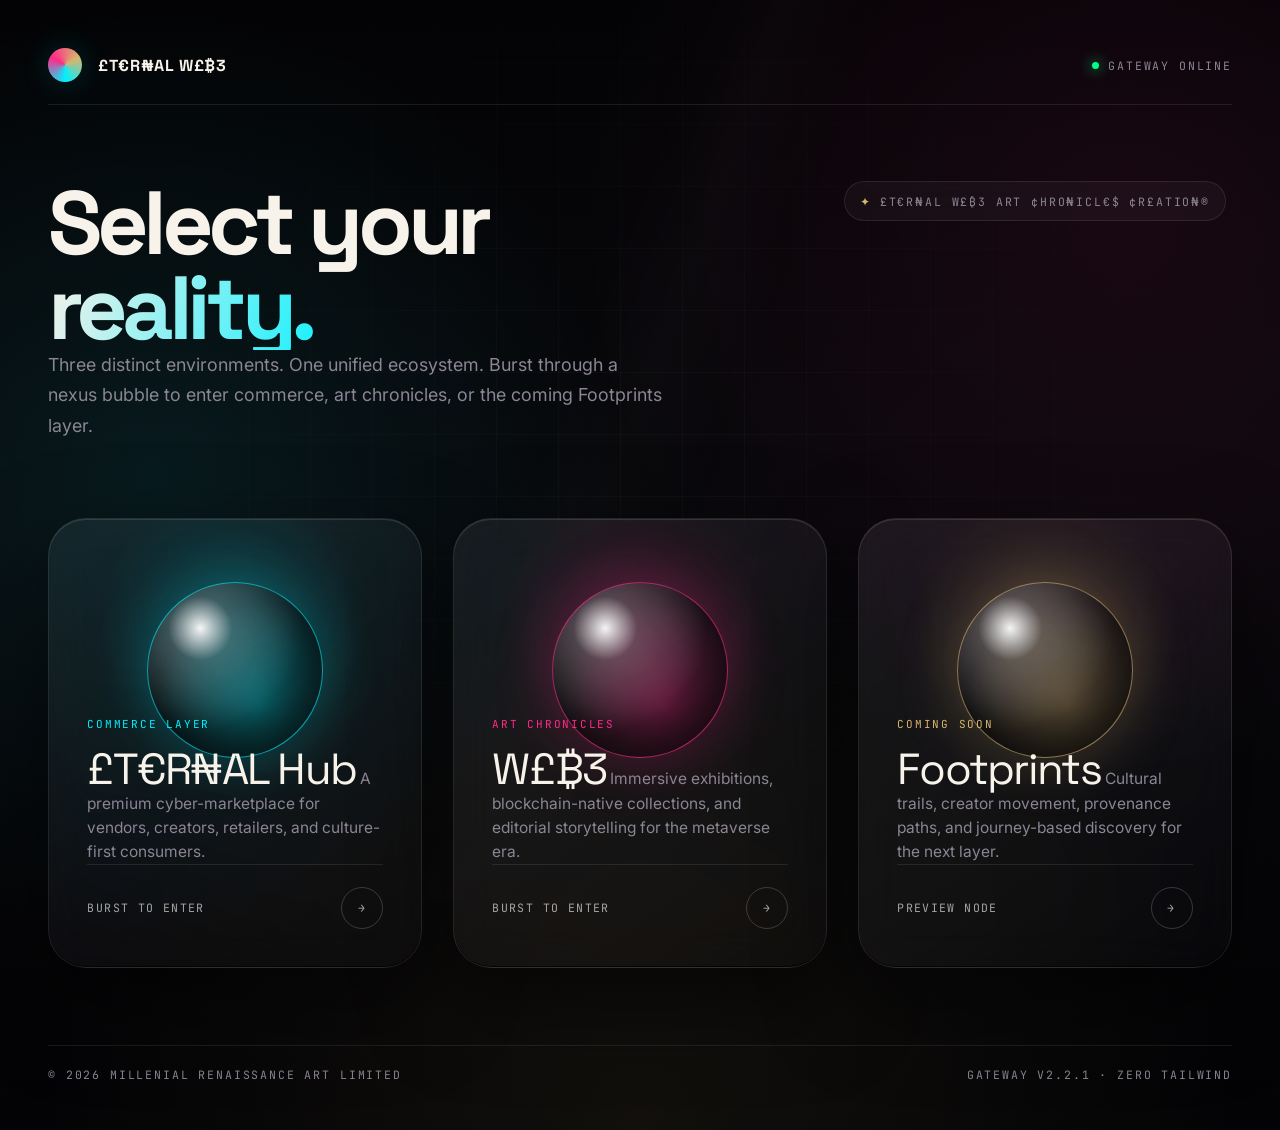
<file: index.html>
<!DOCTYPE html>
<html lang="en" data-motion="ready">
<head>
  <meta charset="UTF-8">
  <meta name="viewport" content="width=device-width, initial-scale=1">
  <meta name="color-scheme" content="dark">
  <meta name="description" content="£T€R₦AL W£₿3 ART ¢HRO₦ICL€$ ¢R£ATIO₦® — choose between £T€R₦AL Hub, W£₿3 Art Chronicles, and Footprints.">
  <title>£T€R₦AL Gateway | Choose Your Portal</title>
  <link rel="canonical" href="https://www.eternalweb3.com/">

  <link rel="preconnect" href="https://fonts.googleapis.com">
  <link rel="preconnect" href="https://fonts.gstatic.com" crossorigin>
  <link href="https://fonts.googleapis.com/css2?family=Inter:wght@300;400;500;600;700&family=JetBrains+Mono:wght@300;400;600;700&family=Space+Grotesk:wght@400;500;600;700&display=swap" rel="stylesheet">

  <style>
    @layer reset, tokens, base, layout, components, motion, utilities;

    @layer reset {
      *, *::before, *::after { box-sizing: border-box; }
      * { margin: 0; padding: 0; }
      html { scroll-behavior: smooth; }
      body { min-height: 100svh; overflow-x: hidden; }
      button { font: inherit; color: inherit; border: 0; background: none; cursor: pointer; }
      a { color: inherit; text-decoration: none; }
      svg { display: block; max-width: 100%; }
      @media (prefers-reduced-motion: reduce) {
        *, *::before, *::after {
          animation-duration: 0.01ms !important;
          animation-iteration-count: 1 !important;
          transition-duration: 0.01ms !important;
          scroll-behavior: auto !important;
        }
      }
    }

    @layer tokens {
      :root {
        --font-display: "Space Grotesk", Inter, system-ui, sans-serif;
        --font-body: Inter, system-ui, sans-serif;
        --font-mono: "JetBrains Mono", ui-monospace, monospace;

        --space-dark: #030305;
        --space-void: #08080b;
        --space-panel: #101017;
        --text-primary: #f7f2ea;
        --text-soft: #c7bfcd;
        --text-muted: #8b8594;
        --text-dim: #5f596b;
        --brand-cyan: #00f0ff;
        --brand-magenta: #ff2a8a;
        --brand-gold: #d8b56d;
        --brand-green: #00ff88;
        --glass-border: rgba(255, 255, 255, 0.09);
        --glass-border-strong: rgba(255, 255, 255, 0.18);
        --glass-bg: rgba(255, 255, 255, 0.035);
        --glass-bg-strong: rgba(255, 255, 255, 0.07);
        --shadow-heavy: 0 34px 90px rgba(0, 0, 0, 0.52);
        --ease-cinematic: cubic-bezier(0.16, 1, 0.3, 1);
        --ease-bounce: cubic-bezier(0.34, 1.56, 0.64, 1);
        --page: 1440px;
      }
    }

    @layer base {
      body {
        font-family: var(--font-body);
        color: var(--text-primary);
        background-color: var(--space-dark);
        background-image:
          radial-gradient(circle at 12% 42%, rgba(0, 240, 255, 0.08), transparent 36%),
          radial-gradient(circle at 88% 20%, rgba(255, 42, 138, 0.08), transparent 38%),
          radial-gradient(circle at 50% 100%, rgba(216, 181, 109, 0.07), transparent 46%),
          linear-gradient(180deg, #030305, #08080b 46%, #030305);
        text-rendering: optimizeLegibility;
        -webkit-font-smoothing: antialiased;
      }

      body::before {
        content: "";
        position: fixed;
        inset: 0;
        z-index: -2;
        background-image:
          linear-gradient(to right, rgba(255,255,255,0.026) 1px, transparent 1px),
          linear-gradient(to bottom, rgba(255,255,255,0.026) 1px, transparent 1px);
        background-size: 62px 62px;
        mask-image: radial-gradient(circle at center, black 12%, transparent 78%);
        pointer-events: none;
      }

      body::after {
        content: "";
        position: fixed;
        inset: 0;
        z-index: -1;
        background:
          linear-gradient(110deg, transparent 0 42%, rgba(255,255,255,0.035) 49%, transparent 56% 100%);
        opacity: 0.45;
        pointer-events: none;
      }

      :focus-visible {
        outline: 2px solid var(--brand-cyan);
        outline-offset: 5px;
      }
    }

    @layer layout {
      .portal-layout {
        width: min(100%, var(--page));
        min-height: 100svh;
        margin-inline: auto;
        display: grid;
        grid-template-rows: auto 1fr auto;
        padding: clamp(1.25rem, 4vw, 3rem);
      }

      .top-nav,
      .portal-footer {
        display: flex;
        align-items: center;
        justify-content: space-between;
        gap: 1rem;
        border-color: var(--glass-border);
      }

      .top-nav { border-bottom: 1px solid var(--glass-border); padding-bottom: 1.35rem; }
      .portal-footer { border-top: 1px solid var(--glass-border); padding-top: 1.35rem; }

      .main-stage {
        display: grid;
        align-content: center;
        gap: clamp(2.75rem, 6vw, 5rem);
        padding-block: clamp(2.5rem, 6vw, 5rem);
      }

      .intro-row {
        display: grid;
        gap: 1.25rem;
      }

      .bubble-grid {
        display: grid;
        grid-template-columns: repeat(3, minmax(0, 1fr));
        gap: clamp(1rem, 2.4vw, 2rem);
        perspective: 1200px;
      }

      @media (max-width: 1040px) {
        .bubble-grid { grid-template-columns: 1fr; }
      }

      @media (min-width: 860px) {
        .intro-row {
          grid-template-columns: minmax(0, .92fr) minmax(280px, .46fr);
          align-items: end;
        }
      }
    }

    @layer components {
      .skip-link {
        position: fixed;
        top: 12px;
        left: 12px;
        z-index: 10000;
        padding: .7rem 1rem;
        border-radius: 999px;
        background: var(--text-primary);
        color: var(--space-dark);
        font-weight: 700;
        transform: translateY(-170%);
        transition: transform .25s var(--ease-cinematic);
      }

      .skip-link:focus { transform: translateY(0); }

      .brand-lockup,
      .system-status,
      .portal-chip {
        display: inline-flex;
        align-items: center;
      }

      .brand-lockup { gap: 1rem; min-width: 0; }

      .brand-orb {
        width: 34px;
        height: 34px;
        flex: 0 0 auto;
        border-radius: 50%;
        padding: 2px;
        background: conic-gradient(from 180deg, var(--brand-cyan), var(--brand-magenta), var(--brand-gold), var(--brand-cyan));
        animation: slowSpin 12s linear infinite;
        box-shadow: 0 0 30px rgba(0, 240, 255, .18);
      }

      .brand-orb-inner { width: 100%; height: 100%; border-radius: 50%; background: var(--space-dark); }

      .brand-text {
        font-family: var(--font-display);
        font-weight: 700;
        letter-spacing: .04em;
        text-transform: uppercase;
        white-space: nowrap;
        overflow: hidden;
        text-overflow: ellipsis;
      }

      .system-status,
      .portal-footer,
      .portal-chip {
        font-family: var(--font-mono);
        font-size: .72rem;
        color: var(--text-muted);
        text-transform: uppercase;
        letter-spacing: .16em;
      }

      .system-status { gap: .55rem; }
      .system-status::before {
        content: "";
        width: 7px;
        height: 7px;
        border-radius: 50%;
        background: var(--brand-green);
        box-shadow: 0 0 14px var(--brand-green);
      }

      .headline {
        max-width: 900px;
        font-family: var(--font-display);
        font-size: clamp(2.85rem, 7vw, 6.4rem);
        line-height: .94;
        letter-spacing: -.06em;
      }

      .headline span {
        display: block;
        background: linear-gradient(110deg, var(--text-primary), var(--brand-cyan) 42%, var(--brand-magenta) 76%, var(--brand-gold));
        -webkit-background-clip: text;
        background-clip: text;
        color: transparent;
      }

      .sub-headline {
        max-width: 620px;
        color: var(--text-muted);
        font-size: clamp(1rem, 1.4vw, 1.18rem);
        line-height: 1.7;
      }

      .portal-chip {
        width: fit-content;
        gap: .6rem;
        align-self: start;
        padding: .72rem .95rem;
        border: 1px solid var(--glass-border);
        border-radius: 999px;
        background: var(--glass-bg);
        backdrop-filter: blur(16px);
      }

      .portal-chip::before {
        content: "✦";
        color: var(--brand-gold);
        letter-spacing: 0;
      }

      .portal-bubble {
        --accent: var(--brand-cyan);
        position: relative;
        min-height: clamp(360px, 43vw, 450px);
        display: flex;
        flex-direction: column;
        justify-content: flex-end;
        isolation: isolate;
        overflow: hidden;
        padding: clamp(1.45rem, 3vw, 2.45rem);
        border-radius: clamp(26px, 3.5vw, 38px);
        background:
          radial-gradient(circle at 50% 22%, color-mix(in srgb, var(--accent) 13%, transparent), transparent 34%),
          linear-gradient(145deg, var(--glass-bg-strong), rgba(255,255,255,.015));
        border: 1px solid var(--glass-border);
        box-shadow: var(--shadow-heavy), inset 0 1px 0 rgba(255,255,255,.12), inset 0 -1px 0 rgba(0,0,0,.7);
        backdrop-filter: blur(22px) saturate(150%);
        transform-style: preserve-3d;
        transition:
          transform .7s var(--ease-cinematic),
          border-color .45s ease,
          box-shadow .7s var(--ease-cinematic),
          background .7s var(--ease-cinematic);
      }

      .portal-bubble[data-id="hub"] { --accent: var(--brand-cyan); animation: float 6s ease-in-out infinite; }
      .portal-bubble[data-id="web3"] { --accent: var(--brand-magenta); animation: float 7s ease-in-out infinite 1s; }
      .portal-bubble[data-id="footprints"] { --accent: var(--brand-gold); animation: float 6.5s ease-in-out infinite 2s; }

      .portal-bubble::before,
      .portal-bubble::after {
        content: "";
        position: absolute;
        pointer-events: none;
        z-index: -1;
      }

      .portal-bubble::before {
        top: 14%;
        left: 50%;
        width: clamp(132px, 14vw, 176px);
        height: clamp(132px, 14vw, 176px);
        border-radius: 50%;
        transform: translateX(-50%);
        background:
          radial-gradient(circle at 30% 26%, rgba(255,255,255,.96), rgba(255,255,255,.2) 18%, transparent 58%),
          radial-gradient(circle at 64% 70%, color-mix(in srgb, var(--accent) 34%, transparent), transparent 62%);
        border: 1px solid color-mix(in srgb, var(--accent) 55%, transparent);
        box-shadow: inset -14px -24px 44px rgba(0,0,0,.56), 0 0 60px color-mix(in srgb, var(--accent) 28%, transparent);
        transition: transform .58s var(--ease-bounce), box-shadow .55s var(--ease-cinematic);
      }

      .portal-bubble::after {
        inset: -1px;
        border-radius: inherit;
        background:
          linear-gradient(115deg, transparent 0 35%, rgba(255,255,255,.18) 46%, transparent 58% 100%);
        transform: translateX(-130%);
        opacity: 0;
        transition: transform .9s var(--ease-cinematic), opacity .4s ease;
      }

      .portal-bubble:hover,
      .portal-bubble:focus-visible {
        transform: translateY(-16px) scale(1.018) rotateX(2deg);
        border-color: color-mix(in srgb, var(--accent) 62%, transparent);
        box-shadow:
          0 44px 100px rgba(0,0,0,.68),
          0 0 74px color-mix(in srgb, var(--accent) 18%, transparent),
          inset 0 1px 0 rgba(255,255,255,.22);
      }

      .portal-bubble:hover::before,
      .portal-bubble:focus-visible::before {
        transform: translateX(-50%) translateY(-12px) scale(1.08);
        box-shadow: inset -14px -24px 44px rgba(0,0,0,.56), 0 0 92px color-mix(in srgb, var(--accent) 58%, transparent);
      }

      .portal-bubble:hover::after,
      .portal-bubble:focus-visible::after { transform: translateX(130%); opacity: 1; }

      .bubble-content { position: relative; z-index: 2; text-align: left; }

      .bubble-tag {
        display: block;
        margin-bottom: 1rem;
        color: var(--accent);
        font-family: var(--font-mono);
        font-size: .69rem;
        letter-spacing: .16em;
        text-transform: uppercase;
      }

      .bubble-title {
        margin-bottom: .8rem;
        font-family: var(--font-display);
        font-size: clamp(2rem, 4vw, 2.72rem);
        line-height: 1.03;
        letter-spacing: -.04em;
      }

      .bubble-desc {
        max-width: 34ch;
        margin-bottom: 2rem;
        color: var(--text-muted);
        font-size: .97rem;
        line-height: 1.55;
      }

      .bubble-action {
        display: flex;
        align-items: center;
        justify-content: space-between;
        gap: 1rem;
        border-top: 1px solid var(--glass-border);
        padding-top: 1.35rem;
        color: rgba(255,255,255,.62);
        font-family: var(--font-mono);
        font-size: .72rem;
        text-transform: uppercase;
        letter-spacing: .12em;
        transition: color .3s ease;
      }

      .portal-bubble:hover .bubble-action,
      .portal-bubble:focus-visible .bubble-action { color: var(--accent); }

      .arrow-btn {
        width: 42px;
        height: 42px;
        flex: 0 0 auto;
        display: grid;
        place-items: center;
        border-radius: 50%;
        border: 1px solid var(--glass-border-strong);
        transition: transform .45s var(--ease-bounce), background .35s ease, color .35s ease, border-color .35s ease;
      }

      .portal-bubble:hover .arrow-btn,
      .portal-bubble:focus-visible .arrow-btn {
        transform: rotate(-45deg);
        background: var(--accent);
        border-color: var(--accent);
        color: #020204;
      }

      .burst-overlay {
        position: fixed;
        inset: 0;
        z-index: 9999;
        pointer-events: none;
        opacity: 0;
        display: grid;
        place-items: center;
        background:
          radial-gradient(circle at var(--origin-x, 50%) var(--origin-y, 50%), var(--burst-color, var(--brand-cyan)) 0, rgba(3,3,5,.96) 42%, #030305 100%);
        transition: opacity .72s var(--ease-cinematic);
      }

      .burst-overlay.active { opacity: 1; pointer-events: all; }

      .burst-text {
        max-width: min(88vw, 920px);
        text-align: center;
        font-family: var(--font-display);
        font-size: clamp(2.4rem, 8vw, 6.4rem);
        line-height: .95;
        letter-spacing: -.055em;
        color: #fff;
        opacity: 0;
        transform: scale(.92) translateY(12px);
        transition: opacity .45s ease .16s, transform .62s var(--ease-bounce) .16s;
      }

      .burst-overlay.active .burst-text { opacity: 1; transform: scale(1) translateY(0); }

      @media (max-width: 680px) {
        .top-nav,
        .portal-footer { align-items: flex-start; flex-direction: column; }
        .system-status { font-size: .64rem; letter-spacing: .12em; }
        .portal-bubble { min-height: 340px; }
      }
    }

    @layer motion {
      @keyframes float {
        0%, 100% { translate: 0 0; }
        50% { translate: 0 -14px; }
      }

      @keyframes slowSpin {
        from { transform: rotate(0deg); }
        to { transform: rotate(360deg); }
      }

      .is-imploding {
        animation: implodeBurst .82s forwards var(--ease-cinematic) !important;
        pointer-events: none;
      }

      @keyframes implodeBurst {
        0% { transform: scale(1); filter: brightness(1); }
        38% { transform: scale(.86); filter: brightness(2.2) saturate(1.4); }
        100% { transform: scale(2.8); opacity: 0; filter: blur(20px); }
      }
    }

    @layer utilities {
      @media (prefers-reduced-motion: reduce) {
        .portal-bubble,
        .brand-orb { animation: none !important; }
      }
    }
  </style>
</head>
<body>
  <a class="skip-link" href="#portal-grid">Skip to portal options</a>

  <div class="portal-layout">
    <header class="top-nav" aria-label="Gateway header">
      <a class="brand-lockup" href="https://www.eternalweb3.com/" aria-label="£T€R₦AL W£₿3 gateway home">
        <span class="brand-orb" aria-hidden="true"><span class="brand-orb-inner"></span></span>
        <span class="brand-text">£T€R₦AL W£₿3</span>
      </a>
      <p class="system-status">Gateway online</p>
    </header>

    <main class="main-stage">
      <section class="intro-row" aria-labelledby="gateway-title">
        <div>
          <h1 class="headline" id="gateway-title">Select your <span>reality.</span></h1>
          <p class="sub-headline">Three distinct environments. One unified ecosystem. Burst through a nexus bubble to enter commerce, art chronicles, or the coming Footprints layer.</p>
        </div>
        <p class="portal-chip">£T€R₦AL W£₿3 ART ¢HRO₦ICL€$ ¢R£ATIO₦®</p>
      </section>

      <nav class="bubble-grid" id="portal-grid" aria-label="Portal destinations">
        <button class="portal-bubble" type="button" data-id="hub" data-url="https://hub.eternalweb3.com/" data-color="#00f0ff" data-title="£T€R₦AL Hub initializing">
          <span class="bubble-content">
            <span class="bubble-tag">Commerce Layer</span>
            <span class="bubble-title">£T€R₦AL Hub</span>
            <span class="bubble-desc">A premium cyber-marketplace for vendors, creators, retailers, and culture-first consumers.</span>
            <span class="bubble-action"><span>Burst to Enter</span><span class="arrow-btn" aria-hidden="true">→</span></span>
          </span>
        </button>

        <button class="portal-bubble" type="button" data-id="web3" data-url="https://web3.eternalweb3.com/" data-color="#ff2a8a" data-title="W£₿3 loading">
          <span class="bubble-content">
            <span class="bubble-tag">Art Chronicles</span>
            <span class="bubble-title">W£₿3</span>
            <span class="bubble-desc">Immersive exhibitions, blockchain-native collections, and editorial storytelling for the metaverse era.</span>
            <span class="bubble-action"><span>Burst to Enter</span><span class="arrow-btn" aria-hidden="true">→</span></span>
          </span>
        </button>

        <button class="portal-bubble" type="button" data-id="footprints" data-url="https://footprints.eternalweb3.com/" data-color="#d8b56d" data-title="Footprints preview">
          <span class="bubble-content">
            <span class="bubble-tag">Coming Soon</span>
            <span class="bubble-title">Footprints</span>
            <span class="bubble-desc">Cultural trails, creator movement, provenance paths, and journey-based discovery for the next layer.</span>
            <span class="bubble-action"><span>Preview Node</span><span class="arrow-btn" aria-hidden="true">→</span></span>
          </span>
        </button>
      </nav>
    </main>

    <footer class="portal-footer">
      <span>© 2026 Millenial Renaissance Art Limited</span>
      <span>Gateway v2.2.1 · Zero Tailwind</span>
    </footer>
  </div>

  <div class="burst-overlay" id="burstOverlay" aria-hidden="true">
    <div class="burst-text" id="burstText">Initiating...</div>
  </div>

  <script>
    (() => {
      "use strict";

      const bubbles = Array.from(document.querySelectorAll(".portal-bubble"));
      const overlay = document.getElementById("burstOverlay");
      const burstText = document.getElementById("burstText");
      const reducedMotion = window.matchMedia("(prefers-reduced-motion: reduce)").matches;

      bubbles.forEach((bubble) => {
        const url = bubble.dataset.url;
        if (url) {
          bubble.addEventListener("pointerenter", () => {
            const link = document.createElement("link");
            link.rel = "prefetch";
            link.href = url;
            document.head.appendChild(link);
          }, { once: true });
        }

        bubble.addEventListener("click", (event) => {
          const destination = bubble.dataset.url;
          if (!destination) return;

          if (reducedMotion) {
            window.location.assign(destination);
            return;
          }

          const rect = bubble.getBoundingClientRect();
          const originX = event.clientX || rect.left + rect.width / 2;
          const originY = event.clientY || rect.top + rect.height / 2;
          const color = bubble.dataset.color || "#00f0ff";
          const title = bubble.dataset.title || "Initiating";

          overlay.style.setProperty("--origin-x", `${originX}px`);
          overlay.style.setProperty("--origin-y", `${originY}px`);
          overlay.style.setProperty("--burst-color", color);
          burstText.textContent = title;
          overlay.setAttribute("aria-hidden", "false");

          bubble.classList.add("is-imploding");

          window.setTimeout(() => overlay.classList.add("active"), 140);
          window.setTimeout(() => window.location.assign(destination), 930);
        });
      });
    })();
  </script>
</body>
</html>
</file>
